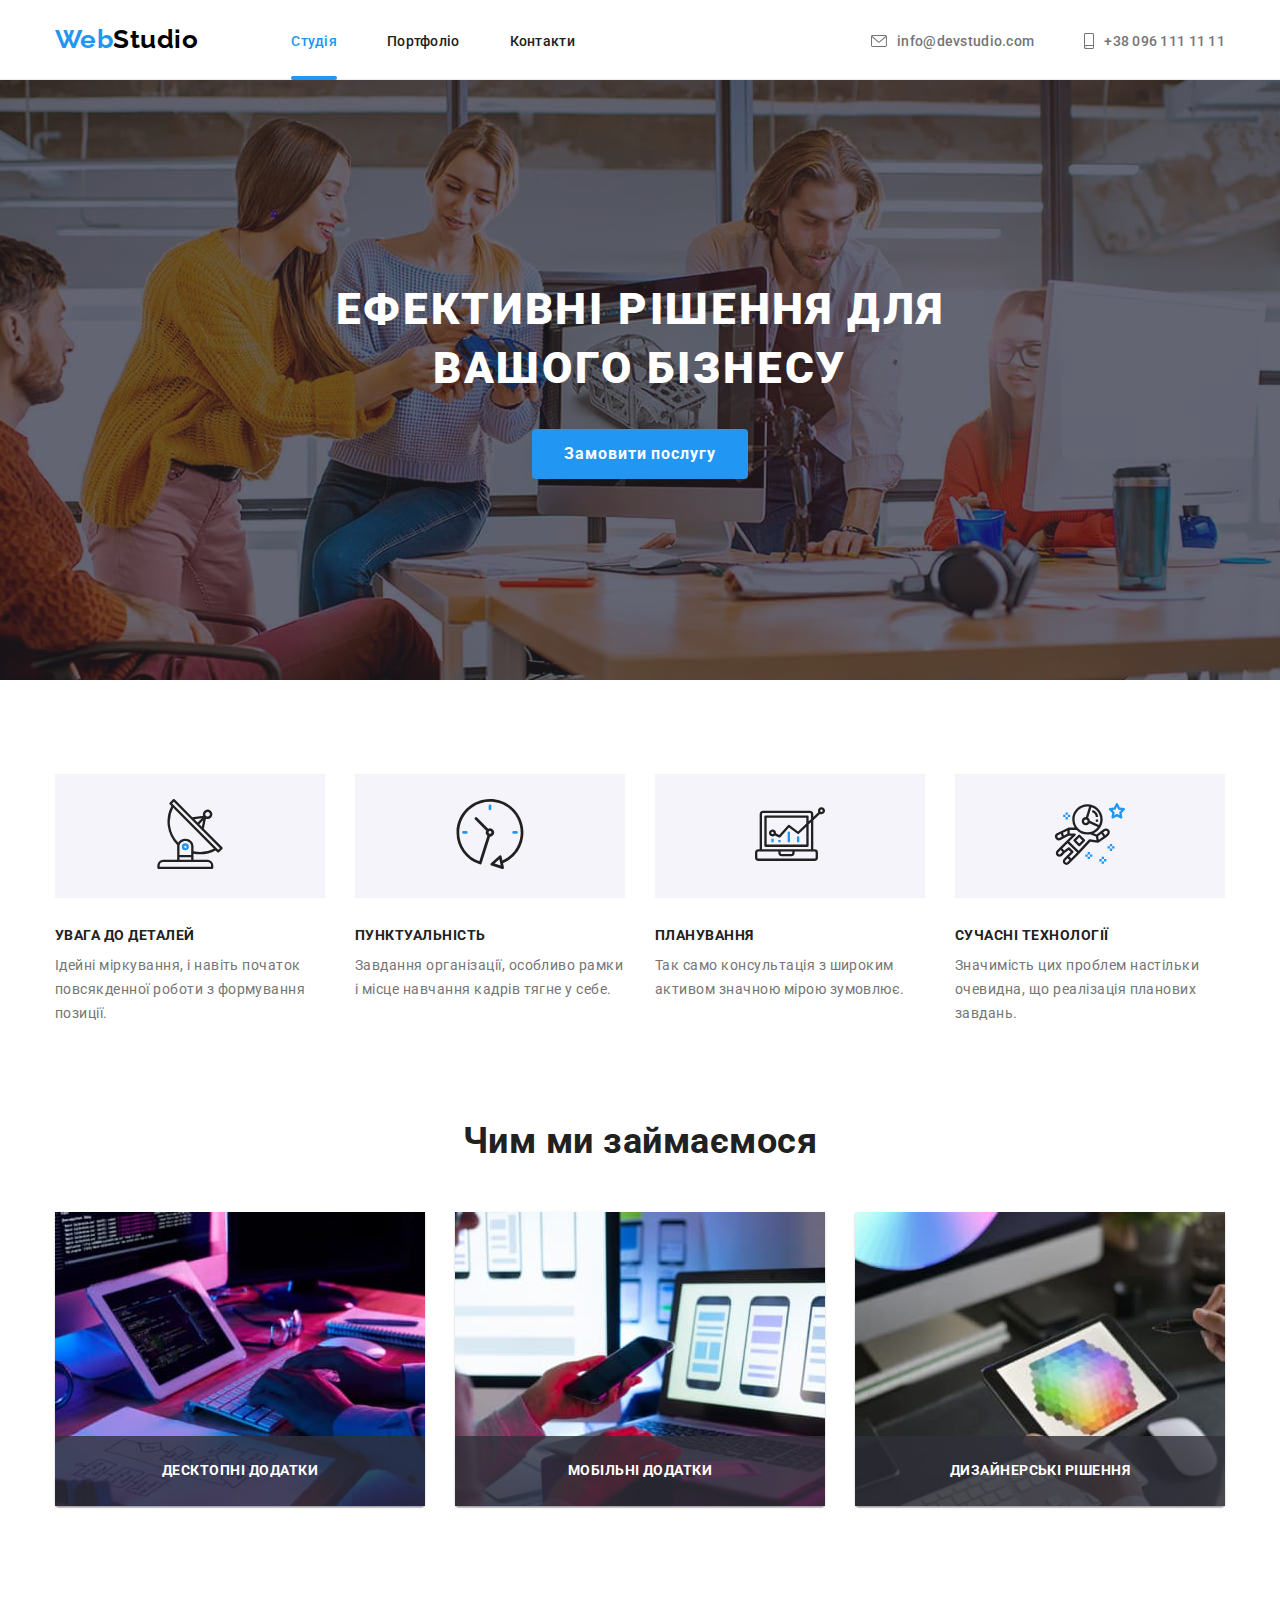
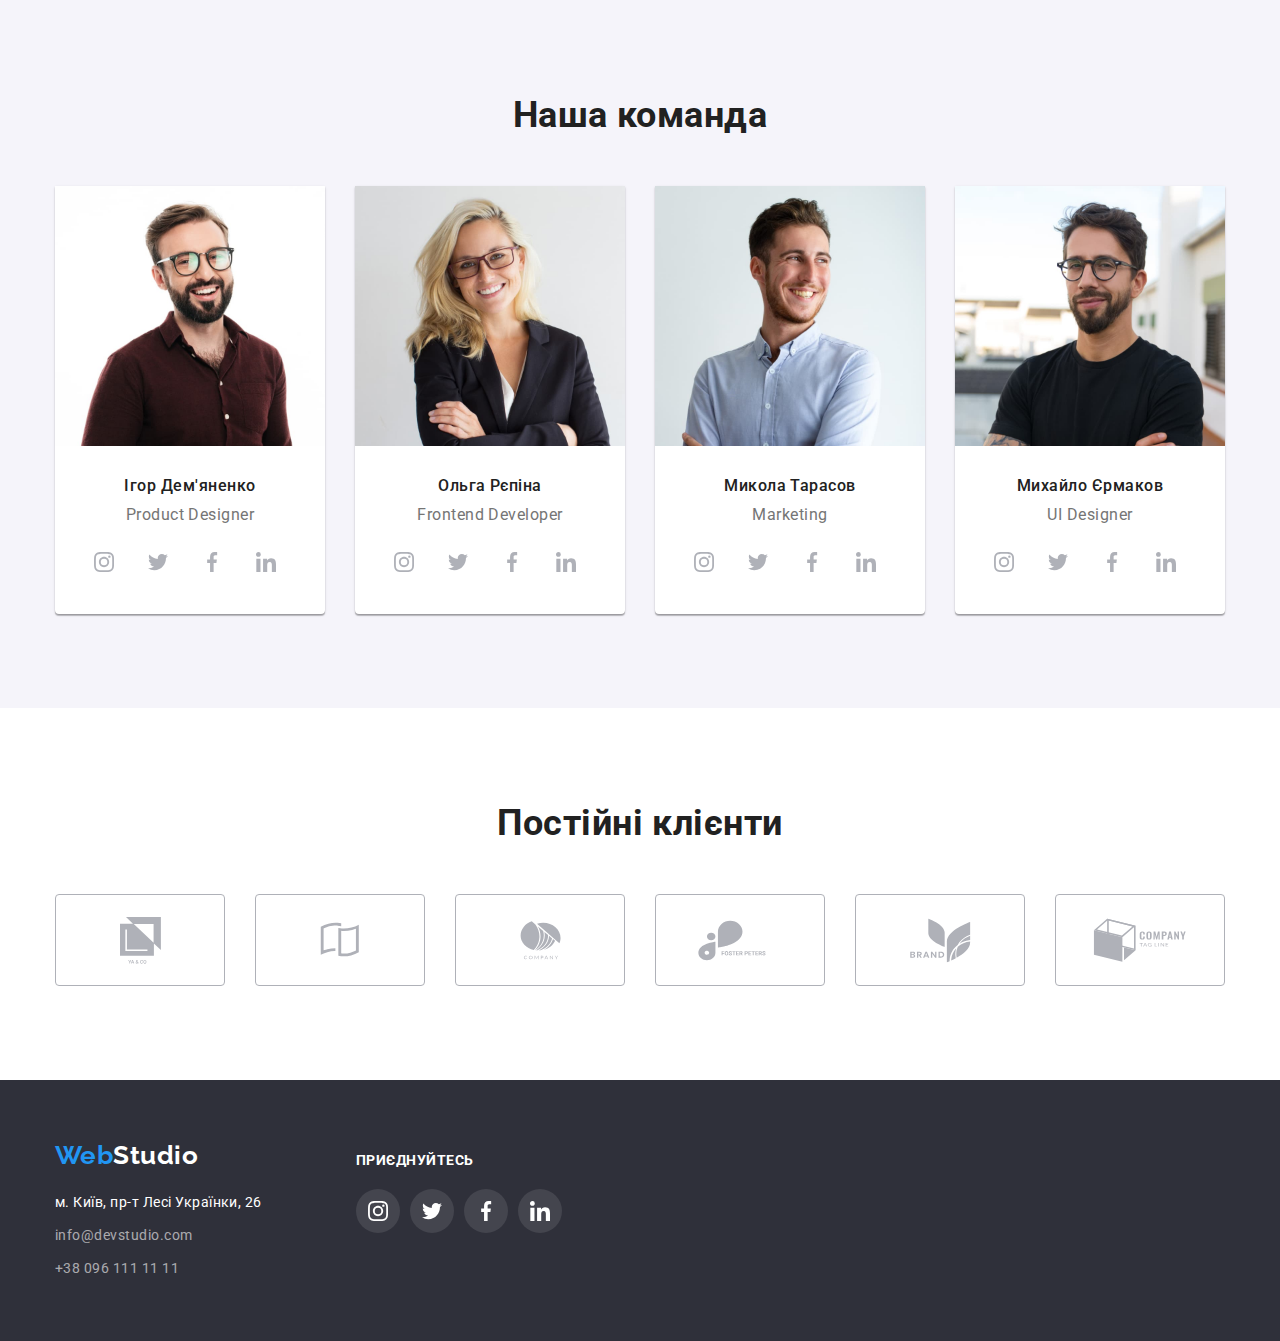
<file: index.html>
<!DOCTYPE html>
<html lang="uk">
  <head>
    <meta charset="UTF-8" />
    <meta http-equiv="X-UA-Compatible" content="IE=edge" />
    <meta name="viewport" content="width=device-width, initial-scale=1.0" />
    <title>WebStudio</title>
    <link
      href="https://fonts.googleapis.com/css2?family=Raleway:wght@700&family=Roboto:wght@400;500;700;900&display=swap"
      rel="stylesheet"
    />
    <link
      rel="stylesheet"
      href="https://cdnjs.cloudflare.com/ajax/libs/modern-normalize/1.1.0/modern-normalize.css"
    />
    <link rel="stylesheet" href="./css/styles.css" />
  </head>
  <body class="page-body">
    <!--Section : Header-->
    <header class="page-header">
      <div class="container">
        <a href="./index.html" class="logo"><span>Web</span>Studio</a>
        <nav class="header-nav">
          <ul class="site-nav click">
            <li class="item">
              <a href="./index.html" class="link current">Студія</a>
            </li>
            <li class="item">
              <a href="./portfolio.html" class="link">Портфоліо</a>
            </li>
            <li class="item"><a href="#" class="link">Контакти</a></li>
          </ul>
        </nav>
        <ul class="connection click">
          <li>
            <a class="link email" href="mailto:info@devstudio.com">
              <svg class="header-icon" width="16" height="12">
                <use href="./images/icons.svg#icon-envelope"></use>
              </svg>
              <span>info@devstudio.com</span></a
            >
          </li>
          <li>
            <a class="link" href="tel:+380961111111">
              <svg class="header-icon" width="10" height="16">
                <use href="./images/icons.svg#icon-smartphone"></use>
              </svg>
              <span>+38 096 111 11 11</span></a
            >
          </li>
        </ul>
      </div>
    </header>
    <main>
      <!--Section :  Hero-->
      <section class="hero">
        <div class="overlay">
          <h1 class="main-title">Ефективні рішення для вашого бізнесу</h1>
          <button data-modal-open class="button order" type="button">
            Замовити послугу
          </button>
        </div>
      </section>
      <!--Section : Особливости-->
      <section class="section differ">
        <!--скрытый заголовок  -->
        <h2 class="visually-hidden">Особливості</h2>
        <div class="container">
          <ul class="differences">
            <li class="differences-property">
              <div class="section-icon">
                <svg width="70" height="70">
                  <use href="./images/icons.svg#icon-antenna"></use>
                </svg>
              </div>
              <h3 class="section-tytle">УВАГА ДО ДЕТАЛЕЙ</h3>
              <p class="section-text">
                Ідейні міркування, і навіть початок повсякденної роботи з
                формування позиції.
              </p>
            </li>
            <li class="differences-property">
              <div class="section-icon">
                <svg width="70" height="70">
                  <use href="./images/icons.svg#icon-clock"></use>
                </svg>
              </div>
              <h3 class="section-tytle">ПУНКТУАЛЬНІСТЬ</h3>
              <p class="section-text">
                Завдання організації, особливо рамки і місце навчання кадрів
                тягне у себе.
              </p>
            </li>
            <li class="differences-property">
              <div class="section-icon">
                <svg width="70" height="70">
                  <use href="./images/icons.svg#icon-diagram"></use>
                </svg>
              </div>
              <h3 class="section-tytle">ПЛАНУВАННЯ</h3>
              <p class="section-text">
                Так само консультація з широким активом значною мірою зумовлює.
              </p>
            </li>
            <li class="differences-property">
              <div class="section-icon">
                <svg width="70" height="70">
                  <use href="./images/icons.svg#icon-astronaut"></use>
                </svg>
              </div>
              <h3 class="section-tytle">СУЧАСНІ ТЕХНОЛОГІЇ</h3>
              <p class="section-text">
                Значимість цих проблем настільки очевидна, що реалізація
                планових завдань.
              </p>
            </li>
          </ul>
        </div>
      </section>
      <!--Section : Чим ми займаємося-->
      <section class="section work">
        <div class="container">
          <h2 class="section-tytle work">Чим ми займаємося</h2>
          <ul class="examples">
            <li class="example">
              <div class="example-image">
                <img
                  class="example-work"
                  src="./images/example_work/example_work1.jpg"
                  alt="Приклад роботи1"
                  width="370"
                />
                <div class="example-image-tytle">
                  <p>Десктопні додатки</p>
                </div>
              </div>
            </li>
            <li class="example">
              <div class="example-image">
                <img
                  class="example-work"
                  src="./images/example_work/example_work2.jpg"
                  alt="Приклад роботи2"
                  width="370"
                />
                <div class="example-image-tytle">
                  <p>Мобільні додатки</p>
                </div>
              </div>
            </li>
            <li class="example">
              <div class="example-image">
                <img
                  class="example-work"
                  src="./images/example_work/example_work3.jpg"
                  alt="Приклад роботи3"
                  width="370"
                />
                <div class="example-image-tytle">
                  <p>Дизайнерські рішення</p>
                </div>
              </div>
            </li>
          </ul>
        </div>
      </section>

      <!--Section : Наша команда-->
      <section class="section team">
        <div class="container">
          <h2 class="section-tytle team">Наша команда</h2>
          <ul class="examples">
            <li class="example">
              <img
                src="./images/team/img1.jpg"
                alt="Ігор Дем'яненко Дизайнер продукту"
                width="270"
              />
              <div class="team-description">
                <h3 class="section-tytle name">Ігор Дем'яненко</h3>
                <p class="section-text prof">Product Designer</p>
                <ul class="social-icons">
                  <li class="social-item">
                    <a href="#" class="social-link link">
                      <svg class="social-icon" width="20" height="20">
                        <use href="./images/icons.svg#icon-instagram"></use>
                      </svg>
                    </a>
                  </li>
                  <li class="social-item">
                    <a href="#" class="social-link link"
                      ><svg class="social-icon" width="20" height="20">
                        <use href="./images/icons.svg#icon-twitter"></use>
                      </svg>
                    </a>
                  </li>
                  <li class="social-item">
                    <a href="#" class="social-link link"
                      ><svg class="social-icon" width="20" height="20">
                        <use href="./images/icons.svg#icon-facebook"></use>
                      </svg>
                    </a>
                  </li>
                  <li class="social-item">
                    <a href="#" class="social-link link"
                      ><svg class="social-icon" width="20" height="20">
                        <use href="./images/icons.svg#icon-linkedin"></use>
                      </svg>
                    </a>
                  </li>
                </ul>
              </div>
            </li>
            <li class="example">
              <img
                src="./images/team/img2.jpg"
                alt="Ольга Рєпіна Розробник інтерфейсу"
                width="270"
              />
              <div class="team-description">
                <h3 class="section-tytle name">Ольга Рєпіна</h3>
                <p class="section-text prof">Frontend Developer</p>
                <ul class="social-icons">
                  <li class="social-item">
                    <a href="#" class="social-link link">
                      <svg class="social-icon" width="20" height="20">
                        <use href="./images/icons.svg#icon-instagram"></use>
                      </svg>
                    </a>
                  </li>
                  <li class="social-item">
                    <a href="#" class="social-link link"
                      ><svg class="social-icon" width="20" height="20">
                        <use href="./images/icons.svg#icon-twitter"></use>
                      </svg>
                    </a>
                  </li>
                  <li class="social-item">
                    <a href="#" class="social-link link"
                      ><svg class="social-icon" width="20" height="20">
                        <use href="./images/icons.svg#icon-facebook"></use>
                      </svg>
                    </a>
                  </li>
                  <li class="social-item">
                    <a href="#" class="social-link link"
                      ><svg class="social-icon" width="20" height="20">
                        <use href="./images/icons.svg#icon-linkedin"></use>
                      </svg>
                    </a>
                  </li>
                </ul>
              </div>
            </li>
            <li class="example">
              <img
                src="./images/team/img3.jpg"
                alt="Микола Тарасов Маркетинг"
                width="270"
              />
              <div class="team-description">
                <h3 class="section-tytle name">Микола Тарасов</h3>
                <p class="section-text prof">Marketing</p>
                <ul class="social-icons">
                  <li class="social-item">
                    <a href="#" class="social-link link">
                      <svg class="social-icon" width="20" height="20">
                        <use href="./images/icons.svg#icon-instagram"></use>
                      </svg>
                    </a>
                  </li>
                  <li class="social-item">
                    <a href="#" class="social-link link"
                      ><svg class="social-icon" width="20" height="20">
                        <use href="./images/icons.svg#icon-twitter"></use>
                      </svg>
                    </a>
                  </li>
                  <li class="social-item">
                    <a href="#" class="social-link link"
                      ><svg class="social-icon" width="20" height="20">
                        <use href="./images/icons.svg#icon-facebook"></use>
                      </svg>
                    </a>
                  </li>
                  <li class="social-item">
                    <a href="#" class="social-link link"
                      ><svg class="social-icon" width="20" height="20">
                        <use href="./images/icons.svg#icon-linkedin"></use>
                      </svg>
                    </a>
                  </li>
                </ul>
              </div>
            </li>
            <li class="example">
              <img
                src="./images/team/img4.jpg"
                alt="Михайло Єрмаков UI Designer"
                width="270"
              />
              <div class="team-description">
                <h3 class="section-tytle name">Михайло Єрмаков</h3>
                <p class="section-text prof">UI Designer</p>
                <ul class="social-icons">
                  <li class="social-item">
                    <a href="#" class="social-link link">
                      <svg class="social-icon" width="20" height="20">
                        <use href="./images/icons.svg#icon-instagram"></use>
                      </svg>
                    </a>
                  </li>
                  <li class="social-item">
                    <a href="#" class="social-link link"
                      ><svg class="social-icon" width="20" height="20">
                        <use href="./images/icons.svg#icon-twitter"></use>
                      </svg>
                    </a>
                  </li>
                  <li class="social-item">
                    <a href="#" class="social-link link"
                      ><svg class="social-icon" width="20" height="20">
                        <use href="./images/icons.svg#icon-facebook"></use>
                      </svg>
                    </a>
                  </li>
                  <li class="social-item">
                    <a href="#" class="social-link link"
                      ><svg class="social-icon" width="20" height="20">
                        <use href="./images/icons.svg#icon-linkedin"></use>
                      </svg>
                    </a>
                  </li>
                </ul>
              </div>
            </li>
          </ul>
        </div>
      </section>
      <!-- секция постоянные клиенты-->
      <section class="section clients">
        <div class="container">
          <h2 class="section-tytle">Постійні клієнти</h2>
          <ul class="clients-icons">
            <li class="client-item">
              <a href="#" class="client-link link"
                ><svg class="client-icon" width="41" height="47">
                  <use href="./images/icons.svg#icon-logo1"></use>
                </svg>
              </a>
            </li>
            <li class="client-item">
              <a href="#" class="client-link link"
                ><svg class="client-icon" width="40" height="52">
                  <use href="./images/icons.svg#icon-logo2"></use>
                </svg>
              </a>
            </li>
            <li class="client-item">
              <a href="#" class="client-link link"
                ><svg class="client-icon" width="41" height="42">
                  <use href="./images/icons.svg#icon-logo3"></use>
                </svg>
              </a>
            </li>
            <li class="client-item">
              <a href="#" class="client-link link"
                ><svg class="client-icon" width="84" height="41">
                  <use href="./images/icons.svg#icon-logo4"></use>
                </svg>
              </a>
            </li>
            <li class="client-item">
              <a href="#" class="client-link link"
                ><svg class="client-icon" width="63" height="45">
                  <use href="./images/icons.svg#icon-logo5"></use>
                </svg>
              </a>
            </li>
            <li class="client-item">
              <a href="#" class="client-link link"
                ><svg class="client-icon" width="94" height="44">
                  <use href="./images/icons.svg#icon-logo6"></use>
                </svg>
              </a>
            </li>
          </ul>
        </div>
      </section>
      <!-- конец секции постоянные клиенты-->
    </main>
    <!--Section : Footer-->
    <footer>
      <div class="container foot">
        <div class="box">
          <a href="./index.html" class="logo"><span>Web</span>Studio</a>
          <address>
            <ul class="address click">
              <li>
                <a
                  href="https://goo.gl/maps/WBjJaMZuF31mkBre8"
                  target="_blank"
                  rel="noreferrer noopener"
                  class="map"
                  >м. Київ, пр-т Лесі Українки, 26</a
                >
              </li>
              <li>
                <a href="mailto:info@devstudio.com" class="link mail"
                  >info@devstudio.com</a
                >
              </li>
              <li>
                <a href="tel:+380961111111" class="link phone"
                  >+38 096 111 11 11</a
                >
              </li>
            </ul>
          </address>
        </div>
        <!---->
        <div class="container-social">
          <h2 class="footer-social">приєднуйтесь</h2>
          <ul class="footer-social-list">
            <li class="footer-social-item">
              <a href="#" class="footer-social-link link">
                <svg class="footer-social-icon" width="20" height="20">
                  <use href="./images/icons.svg#icon-instagram"></use>
                </svg>
              </a>
            </li>
            <li class="footer-social-item">
              <a href="#" class="footer-social-link link"
                ><svg class="footer-social-icon" width="20" height="20">
                  <use href="./images/icons.svg#icon-twitter"></use>
                </svg>
              </a>
            </li>
            <li class="footer-social-item">
              <a href="#" class="footer-social-link link"
                ><svg class="footer-social-icon" width="20" height="20">
                  <use href="./images/icons.svg#icon-facebook"></use>
                </svg>
              </a>
            </li>
            <li class="footer-social-item">
              <a href="#" class="footer-social-link link"
                ><svg class="footer-social-icon" width="20" height="20">
                  <use href="./images/icons.svg#icon-linkedin"></use>
                </svg>
              </a>
            </li>
          </ul>
        </div>
      </div>
    </footer>
    <!-- Модальное окно  -->
    <div class="backdrop is-hidden" data-modal>
      <div class="modal">
        <button data-modal-close class="modal-button">x</button>
      </div>
    </div>
    <!--  end Модальное окно  -->
    <script src="./js/modal.js"></script>
  </body>
</html>
</file>
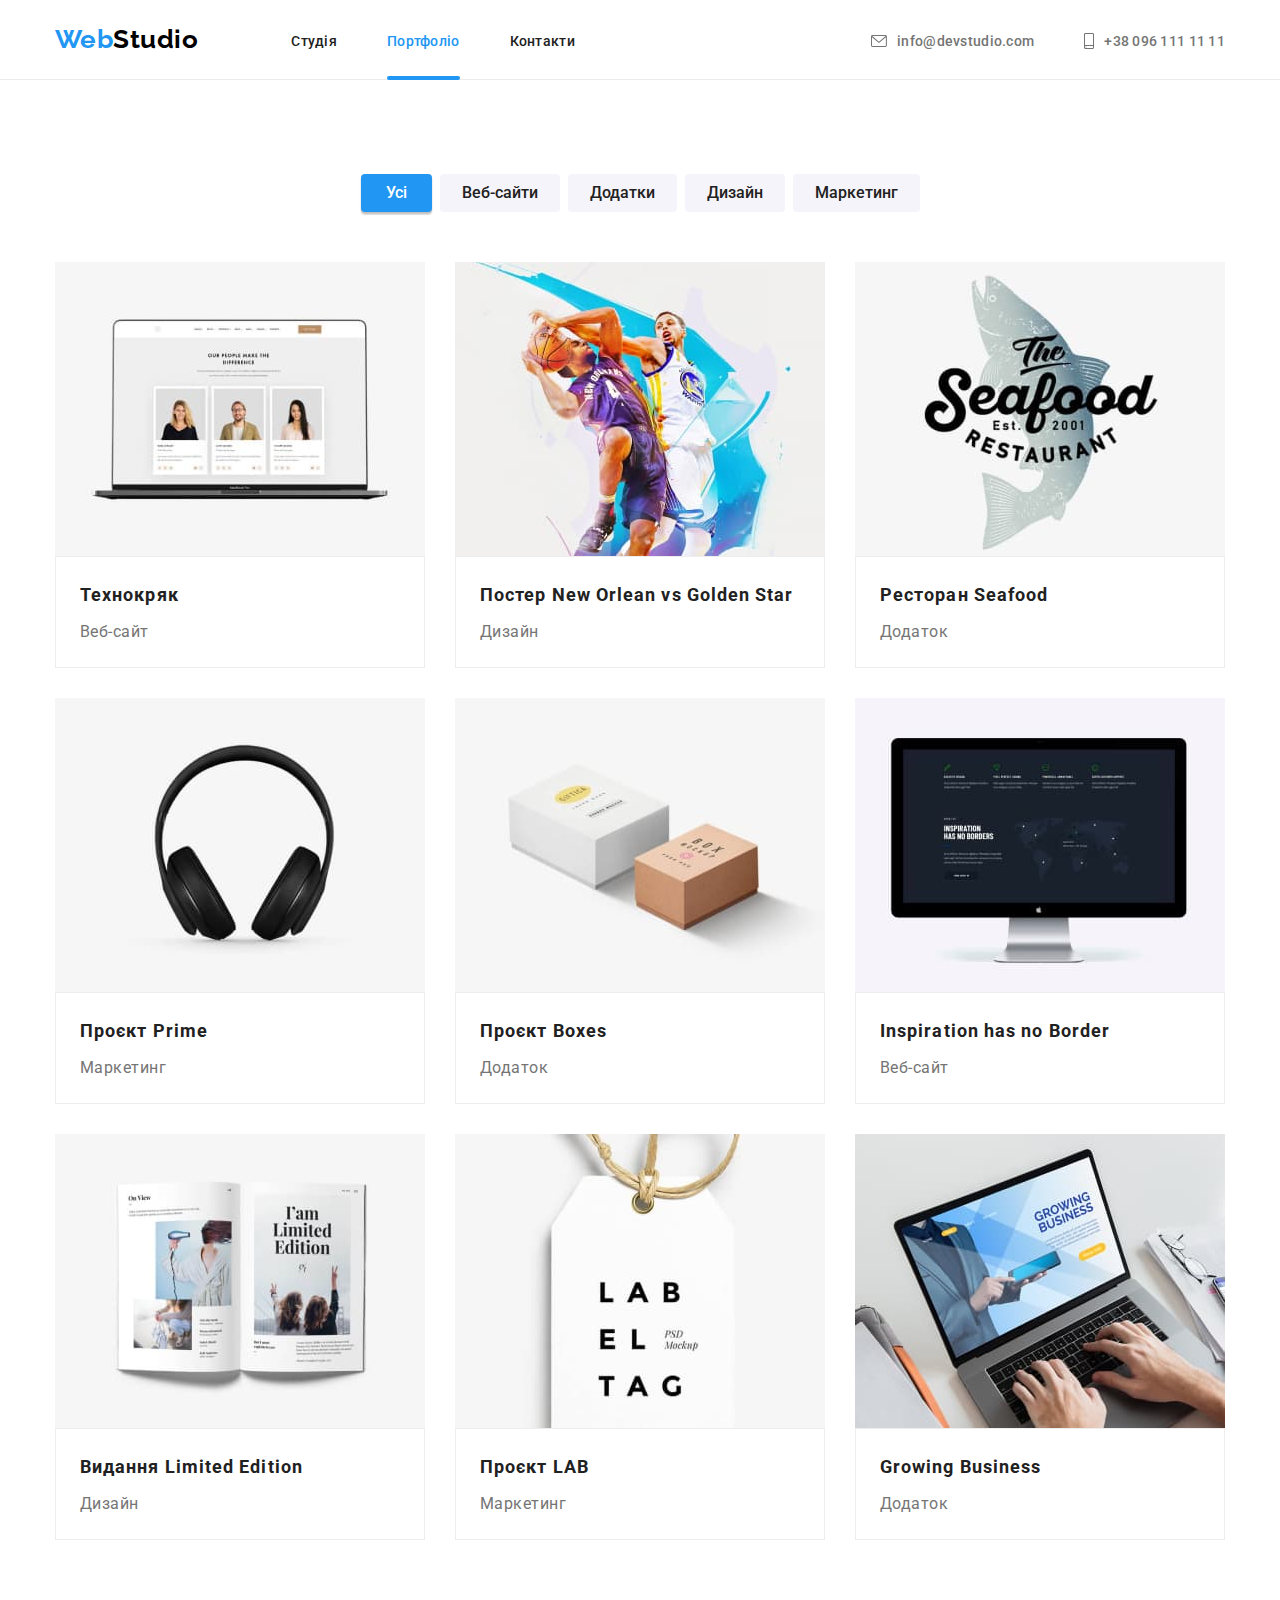
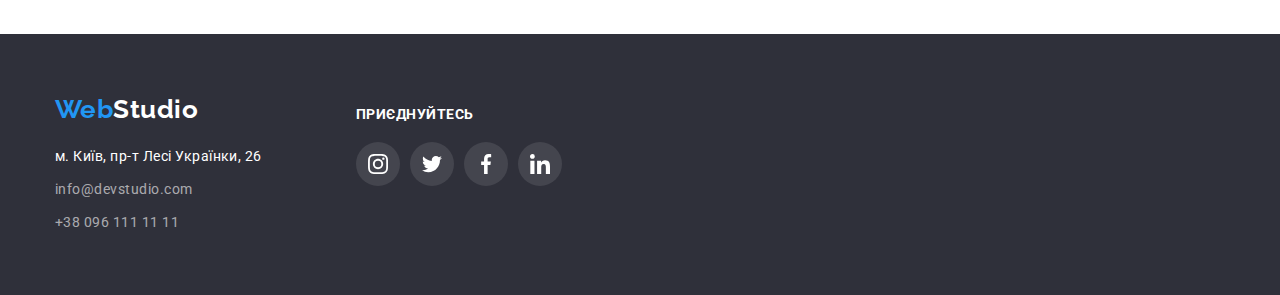
<file: portfolio.html>
<!DOCTYPE html>
<html lang="uk">
  <head>
    <meta charset="UTF-8" />
    <meta http-equiv="X-UA-Compatible" content="IE=edge" />
    <meta name="viewport" content="width=device-width, initial-scale=1.0" />
    <title>Portfolio</title>
    <link
      href="https://fonts.googleapis.com/css2?family=Raleway:wght@700&family=Roboto:wght@400;500;700;900&display=swap"
      rel="stylesheet"
    />
    <link
      rel="stylesheet"
      href="https://cdnjs.cloudflare.com/ajax/libs/modern-normalize/1.1.0/modern-normalize.css"
    />
    <link rel="stylesheet" href="./css/styles.css" />
  </head>
  <body>
    <!--Section : Header-->
    <header class="page-header">
      <div class="container">
        <a href="./index.html" class="logo"><span>Web</span>Studio</a>
        <nav class="header-nav">
          <ul class="site-nav click">
            <li class="item">
              <a href="./index.html" class="link">Студія</a>
            </li>
            <li class="item">
              <a href="./portfolio.html" class="link current">Портфоліо</a>
            </li>
            <li class="item"><a href="#" class="link">Контакти</a></li>
          </ul>
        </nav>
        <ul class="connection click">
          <li>
            <a class="link email" href="mailto:info@devstudio.com">
              <svg class="header-icon" width="16" height="12">
                <use href="./images/icons.svg#icon-envelope"></use>
              </svg>
              <span>info@devstudio.com</span></a
            >
          </li>
          <li>
            <a class="link" href="tel:+380961111111">
              <svg class="header-icon" width="10" height="16">
                <use href="./images/icons.svg#icon-smartphone"></use>
              </svg>
              <span>+38 096 111 11 11</span></a
            >
          </li>
        </ul>
      </div>
    </header>
    <main>
      <section class="section portfolio">
        <div class="container">
          <h1 class="visually-hidden">Портфолио</h1>

          <ul class="portfolio-filter">
            <li class="choose">
              <button class="button-portfolio current" type="button">
                Усі
              </button>
            </li>
            <li class="choose">
              <button class="button-portfolio" type="button">Веб-сайти</button>
            </li>
            <li class="choose">
              <button class="button-portfolio" type="button">Додатки</button>
            </li>
            <li class="choose">
              <button class="button-portfolio" type="button">Дизайн</button>
            </li>
            <li class="choose">
              <button class="button-portfolio" type="button">Маркетинг</button>
            </li>
          </ul>
          <!--   карточки портфолио -->
          <ul class="portfolio-works">
            <li class="portfolio-item">
              <a href="#" class="link">
                <div class="portfolio-img">
                  <img
                    class="img-portfolio"
                    src="./images/portfolio/web/web1.jpg"
                    alt="Технокряк Веб-сайт"
                    width="370"
                  />
                  <div class="portfolio-overlay">
                    <p>
                      Ресурс пропонує комплексні пропозиції з різним рівнем
                      функціоналу та сервісів. Все це дозволить відвідувачу
                      отримати вичерпні відомості про компанію чи приватну
                      особу.
                    </p>
                  </div>
                </div>

                <div class="card-description">
                  <h3 class="section-tytle">Технокряк</h3>
                  <p class="section-text">Веб-сайт</p>
                </div></a
              >
            </li>
            <li class="portfolio-item">
              <a href="#" class="link">
                <div class="portfolio-img">
                  <img
                    class="img-portfolio"
                    src="./images/portfolio/design/design1.jpg"
                    alt="Постер New Orlean vs Golden Star Дизайн"
                    width="370"
                  />
                  <div class="portfolio-overlay">
                    <p>
                      Ресурс пропонує комплексні пропозиції з різним рівнем
                      функціоналу та сервісів. Все це дозволить відвідувачу
                      отримати вичерпні відомості про компанію чи приватну
                      особу.
                    </p>
                  </div>
                </div>
                <div class="card-description">
                  <h3 class="section-tytle">
                    Постер New Orlean vs Golden Star
                  </h3>
                  <p class="section-text">Дизайн</p>
                </div></a
              >
            </li>
            <li class="portfolio-item">
              <a href="#" class="link">
                <div class="portfolio-img">
                  <img
                    class="img-portfolio"
                    src="./images/portfolio/addition/addition1.jpg"
                    alt="Ресторан Seafood Додаток"
                    width="370"
                  />
                  <div class="portfolio-overlay">
                    <p>
                      Ресурс пропонує комплексні пропозиції з різним рівнем
                      функціоналу та сервісів. Все це дозволить відвідувачу
                      отримати вичерпні відомості про компанію чи приватну
                      особу.
                    </p>
                  </div>
                </div>
                <div class="card-description">
                  <h3 class="section-tytle">Ресторан Seafood</h3>
                  <p class="section-text">Додаток</p>
                </div></a
              >
            </li>
            <li class="portfolio-item">
              <a href="#" class="link">
                <div class="portfolio-img">
                  <img
                    class="img-portfolio"
                    src="./images/portfolio/marketing/marketing1.jpg"
                    alt="Проєкт Prime Маркетинг"
                    width="370"
                  />
                  <div class="portfolio-overlay">
                    <p>
                      Ресурс пропонує комплексні пропозиції з різним рівнем
                      функціоналу та сервісів. Все це дозволить відвідувачу
                      отримати вичерпні відомості про компанію чи приватну
                      особу.
                    </p>
                  </div>
                </div>
                <div class="card-description">
                  <h3 class="section-tytle">Проєкт Prime</h3>
                  <p class="section-text">Маркетинг</p>
                </div></a
              >
            </li>
            <li class="portfolio-item">
              <a href="#" class="link">
                <div class="portfolio-img">
                  <img
                    class="img-portfolio"
                    src="./images/portfolio/addition/addition2.jpg"
                    alt="Проєкт Boxes Додаток"
                    width="370"
                  />
                  <div class="portfolio-overlay">
                    <p>
                      Ресурс пропонує комплексні пропозиції з різним рівнем
                      функціоналу та сервісів. Все це дозволить відвідувачу
                      отримати вичерпні відомості про компанію чи приватну
                      особу.
                    </p>
                  </div>
                </div>
                <div class="card-description">
                  <h3 class="section-tytle">Проєкт Boxes</h3>
                  <p class="section-text">Додаток</p>
                </div></a
              >
            </li>
            <li class="portfolio-item">
              <a href="#" class="link">
                <div class="portfolio-img">
                  <img
                    class="img-portfolio"
                    src="./images/portfolio/web/web2.jpg"
                    alt="Inspiration has no Border Веб-сайт"
                    width="370"
                  />
                  <div class="portfolio-overlay">
                    <p>
                      Ресурс пропонує комплексні пропозиції з різним рівнем
                      функціоналу та сервісів. Все це дозволить відвідувачу
                      отримати вичерпні відомості про компанію чи приватну
                      особу.
                    </p>
                  </div>
                </div>
                <div class="card-description">
                  <h3 class="section-tytle">Inspiration has no Border</h3>
                  <p class="section-text">Веб-сайт</p>
                </div></a
              >
            </li>
            <li class="portfolio-item">
              <a href="#" class="link">
                <div class="portfolio-img">
                  <img
                    class="img-portfolio"
                    src="./images/portfolio/design/design2.jpg"
                    alt="Видання Limited Edition Дизайн"
                    width="370"
                  />
                  <div class="portfolio-overlay">
                    <p>
                      Ресурс пропонує комплексні пропозиції з різним рівнем
                      функціоналу та сервісів. Все це дозволить відвідувачу
                      отримати вичерпні відомості про компанію чи приватну
                      особу.
                    </p>
                  </div>
                </div>
                <div class="card-description">
                  <h3 class="section-tytle">Видання Limited Edition</h3>
                  <p class="section-text">Дизайн</p>
                </div></a
              >
            </li>
            <li class="portfolio-item">
              <a href="#" class="link">
                <div class="portfolio-img">
                  <img
                    class="img-portfolio"
                    src="./images/portfolio/marketing/marketing2.jpg"
                    alt="Проєкт LAB Маркетинг"
                    width="370"
                  />
                  <div class="portfolio-overlay">
                    <p>
                      Ресурс пропонує комплексні пропозиції з різним рівнем
                      функціоналу та сервісів. Все це дозволить відвідувачу
                      отримати вичерпні відомості про компанію чи приватну
                      особу.
                    </p>
                  </div>
                </div>
                <div class="card-description">
                  <h3 class="section-tytle">Проєкт LAB</h3>
                  <p class="section-text">Маркетинг</p>
                </div></a
              >
            </li>
            <li class="portfolio-item">
              <a href="#" class="link">
                <div class="portfolio-img">
                  <img
                    class="img-portfolio"
                    src="./images/portfolio/addition/addition3.jpg"
                    alt="Growing Business Додаток"
                    width="370"
                  />
                  <div class="portfolio-overlay">
                    <p>
                      Ресурс пропонує комплексні пропозиції з різним рівнем
                      функціоналу та сервісів. Все це дозволить відвідувачу
                      отримати вичерпні відомості про компанію чи приватну
                      особу.
                    </p>
                  </div>
                </div>
                <div class="card-description">
                  <h3 class="section-tytle">Growing Business</h3>
                  <p class="section-text">Додаток</p>
                </div></a
              >
            </li>
          </ul>
        </div>
      </section>
    </main>
    <!--Section : Footer-->
    <footer>
      <div class="container foot">
        <div class="box">
          <a href="./index.html" class="logo"><span>Web</span>Studio</a>
          <address>
            <ul class="address click">
              <li>
                <a
                  href="https://goo.gl/maps/WBjJaMZuF31mkBre8"
                  target="_blank"
                  rel="noreferrer noopener"
                  class="map"
                  >м. Київ, пр-т Лесі Українки, 26</a
                >
              </li>
              <li>
                <a href="mailto:info@devstudio.com" class="link mail"
                  >info@devstudio.com</a
                >
              </li>
              <li>
                <a href="tel:+380961111111" class="link phone"
                  >+38 096 111 11 11</a
                >
              </li>
            </ul>
          </address>
        </div>
        <!---->
        <div class="container-social">
          <h2 class="footer-social">приєднуйтесь</h2>
          <ul class="footer-social-list">
            <li class="footer-social-item">
              <a href="#" class="footer-social-link link">
                <svg class="footer-social-icon" width="20" height="20">
                  <use href="./images/icons.svg#icon-instagram"></use>
                </svg>
              </a>
            </li>
            <li class="footer-social-item">
              <a href="#" class="footer-social-link link"
                ><svg class="footer-social-icon" width="20" height="20">
                  <use href="./images/icons.svg#icon-twitter"></use>
                </svg>
              </a>
            </li>
            <li class="footer-social-item">
              <a href="#" class="footer-social-link link"
                ><svg class="footer-social-icon" width="20" height="20">
                  <use href="./images/icons.svg#icon-facebook"></use>
                </svg>
              </a>
            </li>
            <li class="footer-social-item">
              <a href="#" class="footer-social-link link"
                ><svg class="footer-social-icon" width="20" height="20">
                  <use href="./images/icons.svg#icon-linkedin"></use>
                </svg>
              </a>
            </li>
          </ul>
        </div>
      </div>
    </footer>
  </body>
</html>
</file>
<file: css/styles.css>
/* Цвета в проекте */
/* цвет основного текста #212121 */
/* цвет дополнительного текста #757575 */
/* background основной: #F5F5F5; */
/* #2196F3 100% синий и акцент  */
/* background hero и footter: #2F303A; */
/* цвет h1 и текста в hero и footer:  #FFFFFF;*/
/* цвет ссілок почты и телефона в footer: rgba(255, 255, 255, 0.6);*/
/* цвет фона кнопок портфолио и преимуществ #F5F4FA */
/* цвет первой части лого #000000 */
/* цвет рамки портфолио #EEEEE*/
/* цвет нижней рамки хэдера #ECECEC 1px */
/* цвет иконок team  #AFB1B8*/
/* фоновый цвет иконок футера rgba(255, 255, 255, 0.1)*/
/* фоновый цвет текста в секции чем мы занимаемся rgba(47, 48, 58, 0.8)*/
/* цвет оверлея портфолио rgba(33, 150, 243, 0.9)*/
/* время перехода ховера и фокуса 250ms*/
/*  функция распределения времени cubic-bezier(0.4, 0, 0.2, 1)*/
/* цвет backdrop rgba(0, 0, 0, 0.2) */
/* цвет кнопки закрытия модалки rgba(0, 0, 0, 0.1)*/
:root {
  --header-color: #212121;
  --p-color: #757575;
  --accent-color: #2196f3;
  --background-color: #f5f5f5;
  --background-color-footer: #2f303a;
  --h1-footer-color: #ffffff;
  --mail-phone-color-footer: rgba(255, 255, 255, 0.6);
  --background-button-portfolio: #f5f4fa;
  --logo-black-color: #000000;
  --border-card-portfolio: #eeeeee;
  --border-botton-header: #ececec;
  --color-icon-team: #afb1b8;
  --color-background-icon-footer: rgba(255, 255, 255, 0.1);
  --color-background-fone-examples: rgba(47, 48, 58, 0.8);
  --overlay-portfolio: rgba(33, 150, 243, 0.9);
  --time-hover: 250ms;
  --function-time: cubic-bezier(0.4, 0, 0.2, 1);
  --color-backdrop: rgba(0, 0, 0, 0.2);
  --close-modal: rgba(0, 0, 0, 0.1);
}
body {
  color: var(--header-color);
  font-family: Roboto, sans-serif;
  letter-spacing: 0.03em;
}

h1,
h2,
h3,
h4,
h5,
h6,
p,
ul {
  margin: 0;
  padding: 0;
}

.container {
  max-width: 1200px;
  margin: 0 auto;
  padding: 0 15px;
}

ul {
  list-style: none;
}
img {
  display: block;
  width: 100%;
  height: auto;
}
/* -------стилизация Header-------*/

.page-header {
  border-bottom: 1px solid var(--border-botton-header);
}
/* стилизация logo */
.logo {
  color: var(--logo-black-color);
  font-family: "Raleway";
  font-weight: 700;
  font-size: 26px;
  line-height: 1.2;
  text-decoration: none;
}
.page-header .logo {
  margin-right: 93px;
}
.logo span {
  color: var(--accent-color);
}
.item .link {
  display: block;
}

/*   ----- конец стилизации logo -------*/
/* стилизация nav и connection*/

.page-header .container {
  display: flex;
  align-items: center;
}
.site-nav {
  display: flex;
}
.site-nav .item:not(:first-child) {
  margin-left: 50px;
}
.connection {
  display: flex;
  margin-left: auto;
}
.email {
  margin-right: 50px;
}

.site-nav .link,
.connection .link {
  color: var(--header-color);
  text-decoration: none;
  padding: 32px 0px 28px;

  transition: color var(--time-hover) var(--function-time);
}
.click a:hover,
.click a:focus {
  color: var(--accent-color);
}
.site-nav .link.current {
  position: relative;
  color: var(--accent-color);
}
.site-nav .link.current::after {
  position: absolute;
  left: 0;
  bottom: -1px;

  content: "";
  display: block;
  width: 100%;
  height: 4px;
  border-radius: 2px;

  background-color: var(--accent-color);
}
.site-nav,
.connection {
  font-weight: 500;
  font-size: 14px;
  line-height: 1.33;
  letter-spacing: 0.02em;
}
.connection .header-icon {
  margin-right: 10px;
  fill: var(--p-color);
  transition: fill var(--time-hover) var(--function-time);
}
.connection .link {
  display: flex;
  align-items: center;
  color: var(--p-color);
}
.connection .link:hover .header-icon,
.connection .link:focus .header-icon {
  fill: var(--accent-color);
}

/*   ----- конец стилизации Header-------*/
/* -----стилизация секции hero-----*/
.main-title {
  max-width: 696px;
  color: var(--h1-footer-color);
  font-weight: 900;
  font-size: 44px;
  line-height: 1.36;
  /* or 136% */

  text-align: center;
  letter-spacing: 0.06em;
  text-transform: uppercase;
  margin: 0 auto 30px;
}
.order.button {
  width: 216px;
  height: 50px;
  text-align: center;

  margin: 0 auto;
  display: block;
  border-radius: 4px;
}
/* стилизация фона */
.overlay {
  max-width: 1600px;
  height: 600px;
  margin-left: auto;
  margin-right: auto;
  padding-top: 200px;
  padding-bottom: 200px;

  /* если не грузится картинка*/
  background-color: var(--logo-black-color);
  /*   */
  background-image: linear-gradient(
      rgba(47, 48, 58, 0.4),
      rgba(47, 48, 58, 0.4)
    ),
    url(../images/Img_hero.jpg);
  background-repeat: no-repeat;
  background-position: center;
  background-size: cover;
}

.button {
  color: var(--h1-footer-color);
  background-color: var(--accent-color);
  border: none;
  cursor: pointer;

  font-weight: 700;
  font-size: 16px;
  line-height: 1.88;
  /* identical to box height, or 188% */

  display: flex;
  align-items: center;
  text-align: center;
  letter-spacing: 0.06em;
}
/* ---- конец стилизации секции hero -----*/
/* стилизация секций */
.section {
  padding-top: 94px;
  padding-bottom: 94px;
}
.section.differ {
  padding-bottom: 0;
}
/* для скрытых заголовков*/
.visually-hidden {
  position: absolute;
  white-space: nowrap;
  width: 1px;
  height: 1px;
  overflow: hidden;
  border: 0;
  padding: 0;
  clip: rect(0 0 0 0);
  clip-path: inset(50%);
  margin: -1px;
}
.work h2,
.team h2 {
  margin-bottom: 50px;
}
.examples {
  display: flex;
}

.example:not(:last-child) {
  margin-right: 30px;
}

.example-image {
  position: relative;
}
.example-image-tytle {
  position: absolute;
  bottom: 0;
  width: 100%;
  padding: 27px 0;
  background-color: var(--color-background-fone-examples);

  font-weight: 700;
  font-size: 14px;
  line-height: 1.14;
  text-align: center;
  text-transform: uppercase;
  color: var(--h1-footer-color);
}
.section-tytle {
  font-size: 14px;
  line-height: 1.14;
}
.section-text {
  color: var(--p-color);

  font-size: 14px;
  line-height: 1.71;
  /* or 171% */
}
.section-tytle.work,
.section-tytle.team {
  font-size: 36px;
  line-height: 1.17;
  text-align: center;
}

.section-tytle.name {
  font-weight: 500;
  font-size: 16px;
  line-height: 1.19;

  text-align: center;
  /*margin-top: 30px;*/
  margin-bottom: 10px;
}
.section-text.prof {
  font-size: 16px;
  line-height: 1.19;

  text-align: center;
  margin-bottom: 16px;
}
/* стилизация секции Особенности*/

.differences {
  display: flex;
}
.differences-property {
  width: 270px;
}
.section-icon {
  padding-top: 25px;
  padding-bottom: 25px;
  margin-bottom: 30px;
  background-color: var(--background-button-portfolio);
  text-align: center;
}
.differences-property:not(:last-child) {
  margin-right: 30px;
}
.differences-property .section-tytle {
  margin-bottom: 10px;
}
/*  стилизация фона секции team*/
.examples .example {
  background-color: var(--h1-footer-color);
  box-shadow: 0px 1px 3px rgba(0, 0, 0, 0.12), 0px 1px 1px rgba(0, 0, 0, 0.14),
    0px 2px 1px rgba(0, 0, 0, 0.2);
  border-radius: 0px 0px 4px 4px;
}
.team {
  background-color: var(--background-button-portfolio);
}
.team-description {
  padding: 30px 10px;
}
/* стилизация иконок соцсетей team*/
.team .social-icons {
  display: flex;
  justify-content: center;
}
.team .social-icon {
  fill: var(--color-icon-team);
  transition: fill var(--time-hover) var(--function-time);
}
.team .social-link:hover .social-icon,
.team .social-link:focus .social-icon {
  fill: var(--h1-footer-color);
}
.team .social-item {
  width: 44px;
  height: 44px;
  margin-right: 10px;
  border-radius: 50%;
}
.team.social-item:last-child {
  margin-right: 0;
}
.team .social-link {
  width: 100%;
  height: 100%;
  display: flex;
  align-items: center;
  justify-content: center;
  border-radius: 50%;

  transition: background-color var(--time-hover) var(--function-time);
}

.team .social-link:hover,
.team .social-link:focus {
  background-color: var(--accent-color);
}

/* стилизация секции постоянніе клиенты*/
.clients h2 {
  font-weight: 700;
  font-size: 36px;
  line-height: 1.17;

  text-align: center;
  margin-bottom: 50px;
}
.clients .clients-icons {
  display: flex;
  justify-content: center;
}
.clients .client-item {
  width: 170px;
  height: 92px;
  border: 1px solid var(--color-icon-team);
  border-radius: 4px;
  margin-right: 30px;

  transition: border var(--time-hover) var(--function-time);
}
.clients .client-item:last-child {
  margin-right: 0;
}
.clients .client-icon {
  fill: var(--color-icon-team);
  transition: fill var(--time-hover) var(--function-time);
}
.clients-icons .client-link {
  width: 100%;
  height: 100%;
  display: flex;
  align-items: center;
  justify-content: center;
}

.clients .client-link:hover .client-icon,
.clients .client-link:focus .client-icon {
  fill: var(--accent-color);
}
.clients .client-item:hover,
.clients .client-item:focus {
  border: 1px solid var(--accent-color);
}
/* конец стилизации секции постоянніе клиенты*/
/* стилизация секций портфолио*/
.portfolio-filter {
  display: flex;
  justify-content: center;
  margin-bottom: 50px;
}

.choose:not(:last-child) {
  margin-right: 8px;
}

.portfolio-item {
  width: 370px;

  transition: box-shadow var(--time-hover) var(--function-time);
}
/* стилизуем Синий оверлей с текстом на карточках
 страницы Портфолио*/
.portfolio-img {
  position: relative;
  overflow: hidden;
}
.portfolio-overlay {
  display: flex;
  justify-content: center;
  align-items: center;
  position: absolute;
  top: 0;
  left: 0;
  width: 100%;
  height: 100%;

  background-color: var(--overlay-portfolio);

  transform: translateY(100%);
  transition: transform var(--time-hover) var(--function-time);
}
.portfolio-overlay p {
  width: 322px;
  font-weight: 400;
  font-size: 18px;
  line-height: 1.56;
  /* or 156% */

  letter-spacing: 0.03em;
  color: var(--h1-footer-color);
}
.portfolio-item .link:hover .portfolio-overlay,
.portfolio-item .link:focus .portfolio-overlay {
  transform: translateY(0);
}
/* ----------------------*/
.portfolio-item:hover,
.portfolio-item:focus {
  box-shadow: 0px 3px 1px rgba(0, 0, 0, 0.1), 0px 1px 2px rgba(0, 0, 0, 0.08),
    0px 2px 2px rgba(0, 0, 0, 0.12);
}

.portfolio-item:not(:nth-child(3n)) {
  margin-right: 30px;
}

.portfolio-item:not(:nth-last-child(-n + 3)) {
  margin-bottom: 30px;
}

.portfolio-item .section-tytle {
  margin-bottom: 4px;
}

.card-description {
  padding: 20px 24px;
  border: 1px solid var(--border-card-portfolio);
}
.portfolio-item a.link {
  margin: 0;
}

/* стилизуем footer*/
/*-- footer style -- */
footer {
  background-color: var(--background-color-footer);
}

footer .logo {
  color: var(--h1-footer-color);
  display: inline-block;

  margin-top: 60px;
  margin-bottom: 20px;
}
.address.click {
  font-style: normal;
  font-size: 14px;
  line-height: 1.71;
  /* or 171% */
}
.map {
  color: var(--h1-footer-color);
  text-decoration: none;
  display: inline-block;
  margin-bottom: 9px;
}
.mail {
  display: inline-block;
  margin-bottom: 9px;
}
.phone {
  margin-bottom: 60px;
}
.address .link {
  display: inline-block;
  color: var(--mail-phone-color-footer);
  text-decoration: none;

  transition: color var(--time-hover) var(--function-time);
}
/* стилизация иконок соцсетей в футере */
.container.foot {
  display: flex;
}
.box {
  width: 231px;
}
.container-social {
  margin-top: 72px;
  margin-left: 70px;
}
.footer-social {
  font-weight: 700;
  font-size: 14px;
  line-height: 1.17;
  color: var(--h1-footer-color);
  text-transform: uppercase;

  margin-bottom: 20px;
}
.footer-social-item {
  width: 44px;
  height: 44px;
  margin-right: 10px;
  border-radius: 50%;
}
.footer-social-item:last-child {
  margin-right: 0;
}
.footer-social-list {
  display: flex;
}
.footer-social-link {
  width: 100%;
  height: 100%;
  display: flex;
  align-items: center;
  justify-content: center;
  border-radius: 50%;
}
.footer-social-link {
  background: var(--color-background-icon-footer);
  fill: var(--h1-footer-color);
  transition: background var(--time-hover) var(--function-time);
}
.footer-social-link:hover,
.footer-social-link:focus {
  background: var(--accent-color);
}

/* */

/*  стилизация кнопок портфолио */
.button-portfolio {
  color: var(--header-color);
  background-color: var(--background-button-portfolio);
  border: none;
  border-radius: 4px;
  cursor: pointer;

  font-weight: 500;
  font-size: 16px;
  line-height: 1.62;
  /* identical to box height, or 162% */
  text-align: center;
  padding: 6px 22px;

  transition: color var(--time-hover) var(--function-time),
    background-color var(--time-hover) var(--function-time),
    box-shadow var(--time-hover) var(--function-time);
}
.button-portfolio.current {
  color: var(--h1-footer-color);
  background-color: var(--accent-color);

  padding: 6px 25px;

  box-shadow: 0px 3px 1px rgba(0, 0, 0, 0.1), 0px 1px 2px rgba(0, 0, 0, 0.08),
    0px 2px 2px rgba(0, 0, 0, 0.12);
}
.button-portfolio:hover,
.button-portfolio:focus {
  color: var(--h1-footer-color);
  background-color: var(--accent-color);

  box-shadow: 0px 3px 1px rgba(0, 0, 0, 0.1), 0px 1px 2px rgba(0, 0, 0, 0.08),
    0px 2px 2px rgba(0, 0, 0, 0.12);
}
/* стилизация работ портфолио*/
.portfolio-works {
  display: flex;
  flex-wrap: wrap;
}
.portfolio-works .section-tytle {
  color: var(--header-color);

  font-size: 18px;
  line-height: 2;
  /* identical to box height, or 200% */
  letter-spacing: 0.06em;
  text-decoration: none;
}
.portfolio-works .section-text {
  color: var(--p-color);

  font-size: 16px;
  line-height: 1.88;
  /* identical to box height, or 188% */
}
.link {
  text-decoration: none;
}
.address.click a:hover,
.address.click a:focus {
  color: var(--h1-footer-color);
}
/* Модальное окно  */
.backdrop {
  position: fixed;
  top: 0;
  left: 0;
  width: 100%;
  height: 100%;
  background-color: var(--color-backdrop);

  opacity: 1;
  transition: opacity var(--time-hover) var(--function-time);
}
.backdrop.is-hidden {
  opacity: 0;
  pointer-events: none;
}

.backdrop.is-hidden .modal {
  transform: translate(-50%, -50%) scale(0.9);
  opacity: 0;
}
.modal {
  position: absolute;
  top: 50%;
  left: 50%;

  width: 528px;
  height: 581px;
  background-color: var(--h1-footer-color);

  transform: translate(-50%, -50%) scale(1);

  opacity: 1;

  transition: transform var(--time-hover) var(--function-time),
    opacity var(--time-hover) var(--function-time);
}
.modal-button {
  position: absolute;
  top: 8px;
  right: 8px;
  width: 30px;
  height: 30px;

  border-radius: 15px;

  text-align: center;

  font-size: 18px;
  color: #000;

  border: 1px solid var(--close-modal);
  background-color: var(--h1-footer-color);

  cursor: pointer;
}
/*  end Модальное окно  */
</file>
